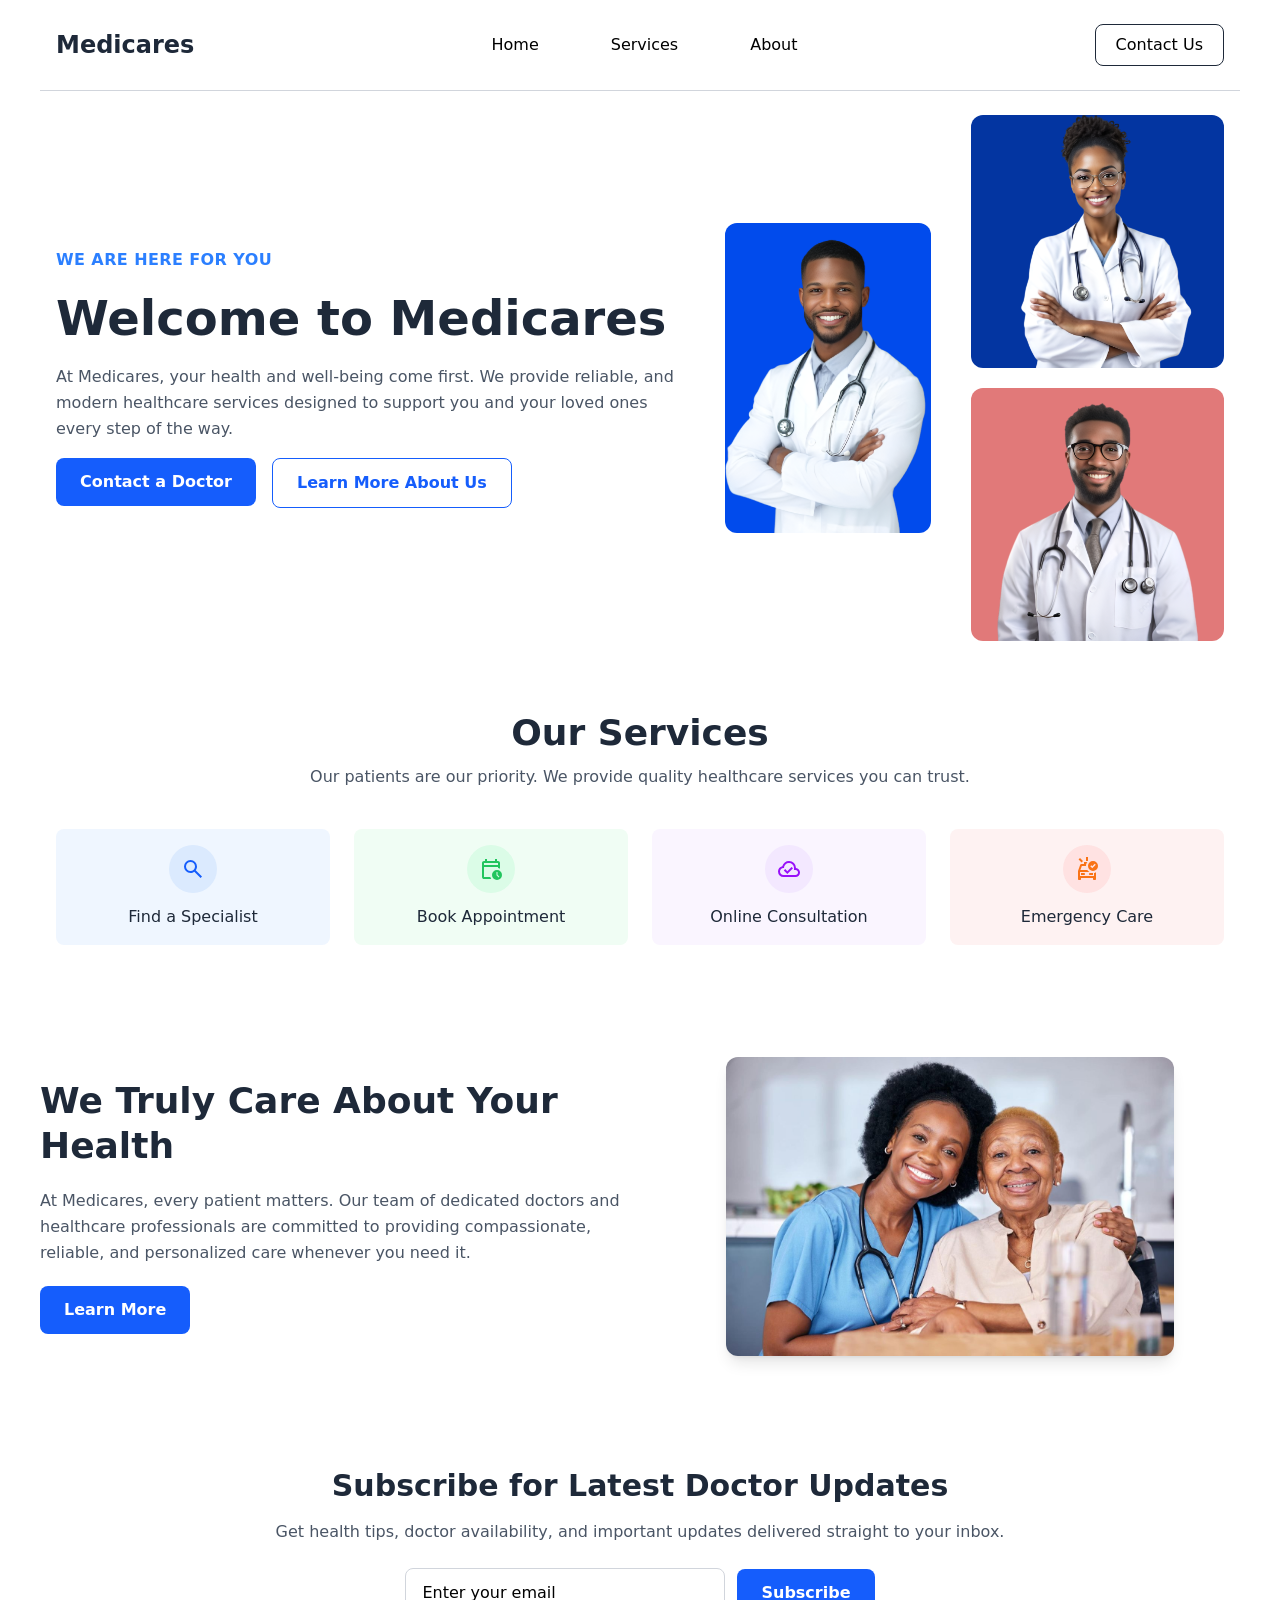
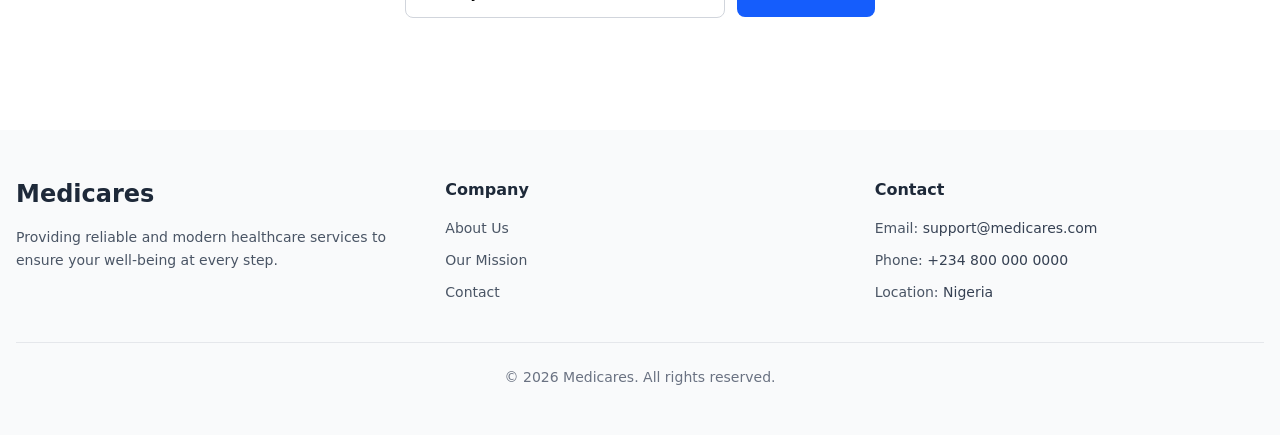
<file: src/index.html>
<!DOCTYPE html>
<html lang="en">
<head>
    <meta charset="UTF-8">
    <meta name="viewport" content="width=device-width, initial-scale=1.0">
    <title>Medicares</title>
    <link href="./output.css" rel="stylesheet">
</head>
<body>
    <header class="bg-white flex flex-col md:flex-row items-start md:items-center justify-between max-w-300 mx-auto px-4 py-4 md:py-6">
        <div class="flex justify-between items-center md:w-fit w-full">
            <a href="./index.html">
                <h1 class="text-2xl font-bold text-gray-800">Medicares</h1>
            </a>
            <label for="ham-menu" class="flex md:hidden cursor-pointer">
                <svg xmlns="http://www.w3.org/2000/svg" height="24px" viewBox="0 -960 960 960" width="24px" fill="#1e2939"><path d="M120-240v-80h720v80H120Zm0-200v-80h720v80H120Zm0-200v-80h720v80H120Z"/></svg>
            </label>
        </div>
        <div class="mt-4 flex md:hidden divider w-full h-px bg-gray-300 max-w-300 mx-auto px-4"></div>

        <input type="checkbox" id="ham-menu" class="peer" hidden>
        <nav class="hidden peer-checked:flex md:flex md:flex-row flex-col items-start md:items-center gap-5 md:gap-10 my-6 md:my-0 w-full md:w-fit">
            <a href="./index.html" class="px-4 py-1 hover:bg-blue-200 hover:text-blue-600 rounded-md font-medium transition-colors duration-700 w-full">Home</a>
            <a href="#services" class="px-4 py-1 hover:bg-blue-200 hover:text-blue-600 rounded-md font-medium transition-colors duration-700 w-full">Services</a>
            <a href="./about.html" class="px-4 py-1 hover:bg-blue-200 hover:text-blue-600 rounded-md font-medium transition-colors duration-700 w-full">About</a>
        </nav>

        <div class="hidden peer-checked:flex md:flex md:w-fit w-full">
            <a href="./contact.html">
                <button class="border border-gray-800 px-5 py-2 rounded-lg cursor-pointer hover:bg-blue-600 hover:border-blue-600 hover:text-white transition-colors duration-700 w-full">Contact Us</button>
            </a>
        </div>

    </header>
    <div class="hidden md:flex divider w-full h-px bg-gray-300 max-w-300 mx-auto px-4"></div>

    <section class="flex md:flex-row flex-col items-center justify-between gap-5 md:gap-10 max-w-300 mx-auto px-4 py-4 md:py-6">
        <div class="space-y-4">
            <h5 class="text-blue-500 font-bold uppercase tracking-wide text-center md:text-start">
                We are here for you
            </h5>

            <h1 class="text-4xl md:text-5xl font-bold text-gray-800 leading-tight text-center md:text-start">
                Welcome to Medicares
            </h1>

            <p class="text-gray-600 leading-relaxed text-center md:text-start">
                At Medicares, your health and well-being come first. We provide reliable, 
                and modern healthcare services designed to support you and your loved ones every step 
                of the way.
            </p>

            <div class="flex flex-col sm:flex-row gap-4 justify-center md:justify-start">
                <a href="./contact.html">
                    <button class="bg-blue-600 text-white px-6 py-3 rounded-lg font-semibold hover:bg-blue-700 transition duration-300 cursor-pointer">
                        Contact a Doctor
                    </button>
                </a>

                <a href="./about.html">
                    <button class="border border-blue-600 text-blue-600 px-6 py-3 rounded-lg font-semibold hover:bg-blue-50 transition duration-300 cursor-pointer">
                        Learn More About Us
                    </button>
                </a>
            </div>
        </div>
        
        <div class="flex items-center gap-5 md:gap-10 w-full md:w-[95%]">
            <div>
                <img src="./images/doc3.png" alt="Doctor" class="bg-[#014bec] rounded-xl">
            </div>
            <div class="flex flex-col items-center gap-5">
                <img src="./images/doc1.png" alt="Doctor" class="bg-[#0335a1] rounded-xl">
                <img src="./images/doc2.png" alt="Doctor" class="bg-[#e17979] rounded-xl">
            </div>
        </div>

    </section>


    <section id="services" class="max-w-300 mx-auto px-4 py-6 md:py-12">
        <div class="max-w-6xl mx-auto text-center mb-10">
            <h1 class="text-3xl md:text-4xl font-bold text-gray-800">
                Our Services
            </h1>
            <p class="text-gray-600 mt-3">
                Our patients are our priority. We provide quality healthcare services you can trust.
            </p>
        </div>
        <div class="grid grid-cols-2 sm:grid-cols-4 gap-6">
            <div class="flex flex-col items-center gap-3 bg-blue-50 p-4 rounded-lg cursor-pointer hover:bg-blue-100 transition">
                <div class="bg-blue-100 p-3 rounded-full">
                    <svg xmlns="http://www.w3.org/2000/svg" height="24px" viewBox="0 -960 960 960" width="24px" fill="#155dfc"><path d="M784-120 532-372q-30 24-69 38t-83 14q-109 0-184.5-75.5T120-580q0-109 75.5-184.5T380-840q109 0 184.5 75.5T640-580q0 44-14 83t-38 69l252 252-56 56ZM380-400q75 0 127.5-52.5T560-580q0-75-52.5-127.5T380-760q-75 0-127.5 52.5T200-580q0 75 52.5 127.5T380-400Z"/></svg>
                </div>
                <p class="font-medium text-gray-800 text-center">Find a Specialist</p>
            </div>

            <div class="flex flex-col items-center gap-3 bg-green-50 p-4 rounded-lg cursor-pointer hover:bg-green-100 transition">
                <div class="bg-green-100 p-3 rounded-full">
                    <svg xmlns="http://www.w3.org/2000/svg" height="24px" viewBox="0 -960 960 960" width="24px" fill="#22C55E"><path d="M200-640h560v-80H200v80Zm0 0v-80 80Zm0 560q-33 0-56.5-23.5T120-160v-560q0-33 23.5-56.5T200-800h40v-80h80v80h320v-80h80v80h40q33 0 56.5 23.5T840-720v227q-19-9-39-15t-41-9v-43H200v400h252q7 22 16.5 42T491-80H200Zm378.5-18.5Q520-157 520-240t58.5-141.5Q637-440 720-440t141.5 58.5Q920-323 920-240T861.5-98.5Q803-40 720-40T578.5-98.5ZM787-145l28-28-75-75v-112h-40v128l87 87Z"/></svg>
                </div>
                <p class="font-medium text-gray-800 text-center">Book Appointment</p>
            </div>

            <div class="flex flex-col items-center gap-3 bg-purple-50 p-4 rounded-lg cursor-pointer hover:bg-purple-100 transition">
                <div class="bg-purple-100 p-3 rounded-full">
                   <svg xmlns="http://www.w3.org/2000/svg" height="24px" viewBox="0 -960 960 960" width="24px" fill="#9810fa"><path d="m414-280 226-226-58-58-169 169-84-84-57 57 142 142ZM260-160q-91 0-155.5-63T40-377q0-78 47-139t123-78q25-92 100-149t170-57q117 0 198.5 81.5T760-520q69 8 114.5 59.5T920-340q0 75-52.5 127.5T740-160H260Zm0-80h480q42 0 71-29t29-71q0-42-29-71t-71-29h-60v-80q0-83-58.5-141.5T480-720q-83 0-141.5 58.5T280-520h-20q-58 0-99 41t-41 99q0 58 41 99t99 41Zm220-240Z"/></svg>
                </div>
                <p class="font-medium text-gray-800 text-center">Online Consultation</p>
            </div>

            <div class="flex flex-col items-center gap-3 bg-red-50 p-4 rounded-lg cursor-pointer hover:bg-red-100 transition">
                <div class="bg-red-100 p-3 rounded-full">
                    <svg xmlns="http://www.w3.org/2000/svg" height="24px" viewBox="0 -960 960 960" width="24px" fill="#F97316"><path d="M440-800v-160h80v160h-80Zm-177 57L143-863l57-57 120 120-57 57ZM160-40q-17 0-28.5-11.5T120-80v-320l84-240q6-18 21.5-29t34.5-11h100v-80h131q-24 34-37.5 74.5T440-600H274l-59 160h276q17 24 38 44.5t47 35.5H200v160h560v-123q21-3 41-9t39-15v267q0 17-11.5 28.5T800-40h-40q-17 0-28.5-11.5T720-80v-40H240v40q0 17-11.5 28.5T200-40h-40Zm80-200h120q17 0 28.5-11.5T400-280q0-17-11.5-28.5T360-320H240v80Zm480 0v-80H600q-17 0-28.5 11.5T560-280q0 17 11.5 28.5T600-240h120ZM200-360v160-160Zm491-150 139-138-42-42-97 95-39-39-42 43 81 81Zm170.5-231.5Q920-683 920-600t-58.5 141.5Q803-400 720-400t-141.5-58.5Q520-517 520-600t58.5-141.5Q637-800 720-800t141.5 58.5Z"/></svg>
                </div>
                <p class="font-medium text-gray-800 text-center">Emergency Care</p>
            </div>

        </div>
    </section>

    <section class="bg-white py-16 px-4">
        <div class="max-w-300 mx-auto grid md:grid-cols-2 gap-10 items-center">
            
            <div class="space-y-5">
                <h2 class="text-3xl md:text-4xl font-bold text-gray-800 leading-tight">
                    We Truly Care About Your Health
                </h2>

                <p class="text-gray-600 leading-relaxed">
                    At Medicares, every patient matters. Our team of dedicated doctors and healthcare professionals 
                    are committed to providing compassionate, reliable, and personalized care whenever you need it.
                </p>
                <a href="./about.html">
                    <button class="bg-blue-600 text-white px-6 py-3 rounded-lg font-semibold hover:bg-blue-700 transition cursor-pointer">
                        Learn More
                    </button>
                </a>
            </div>

            <div class="flex justify-center">
                <img 
                    src="./images/doc4.jpg" 
                    alt="Caring doctor with patient"
                    class="rounded-xl shadow-lg w-full max-w-md object-cover"
                />
            </div>
        </div>
    </section>

    <section class="bg-white py-6 md:py-12 px-4">
        <div class="max-w-3xl mx-auto text-center space-y-4">

            <h2 class="text-2xl md:text-3xl font-bold text-gray-800">
                Subscribe for Latest Doctor Updates
            </h2>

            <p class="text-gray-600">
                Get health tips, doctor availability, and important updates delivered straight to your inbox.
            </p>

            <!-- Form Card -->
            <div class="mt-6">

            <form id="subscribeForm" class="flex flex-col sm:flex-row gap-3 items-center justify-center">

                <input
                    id="emailInput"
                    type="email"
                    placeholder="Enter your email"
                    class="px-4 py-3 rounded-lg border border-gray-300 w-full sm:w-80 outline-none focus:ring-2 focus:ring-blue-500"
                />

                <button
                    id="subscribeBtn"
                    type="submit"
                    class="bg-blue-600 text-white px-6 py-3 rounded-lg font-semibold hover:bg-blue-700 transition w-fit cursor-pointer"
                >
                    Subscribe
                </button>
            </form>

            <p id="messageBox" class="text-sm mt-4 font-medium"></p>

            </div>
        </div>
    </section>

    <footer class="bg-gray-50 py-12 px-4 mt-12">
        <div class="max-w-7xl mx-auto grid gap-10 md:grid-cols-3">
            <div>
                <h2 class="text-2xl font-bold text-gray-800">Medicares</h2>
                <p class="text-gray-600 mt-4 text-sm leading-relaxed max-w-sm">
                    Providing reliable and modern healthcare services to ensure your well-being at every step.
                </p>
            </div>

            <div>
                <h3 class="font-semibold text-gray-800 mb-4">Company</h3>
                <ul class="space-y-3 text-sm text-gray-600">
                    <li><a href="./about.html" class="hover:text-blue-600 transition">About Us</a></li>
                    <li><a href="./about.html" class="hover:text-blue-600 transition">Our Mission</a></li>
                    <li><a href="./contact.html" class="hover:text-blue-600 transition">Contact</a></li>
                </ul>
            </div>

            <div>
                <h3 class="font-semibold text-gray-800 mb-4">Contact</h3>
                <ul class="space-y-3 text-sm text-gray-600">
                    <li>Email: <span class="text-gray-700">support@medicares.com</span></li>
                    <li>Phone: <span class="text-gray-700">+234 800 000 0000</span></li>
                    <li>Location: <span class="text-gray-700">Nigeria</span></li>
                </ul>
            </div>

        </div>

        <!-- Bottom -->
        <div class="border-t border-gray-200 mt-10 pt-6 text-center text-sm text-gray-500">
            © 2026 Medicares. All rights reserved.
        </div>

    </footer>

    <script src="./js/index.js"></script>
</body>
</html>
</file>
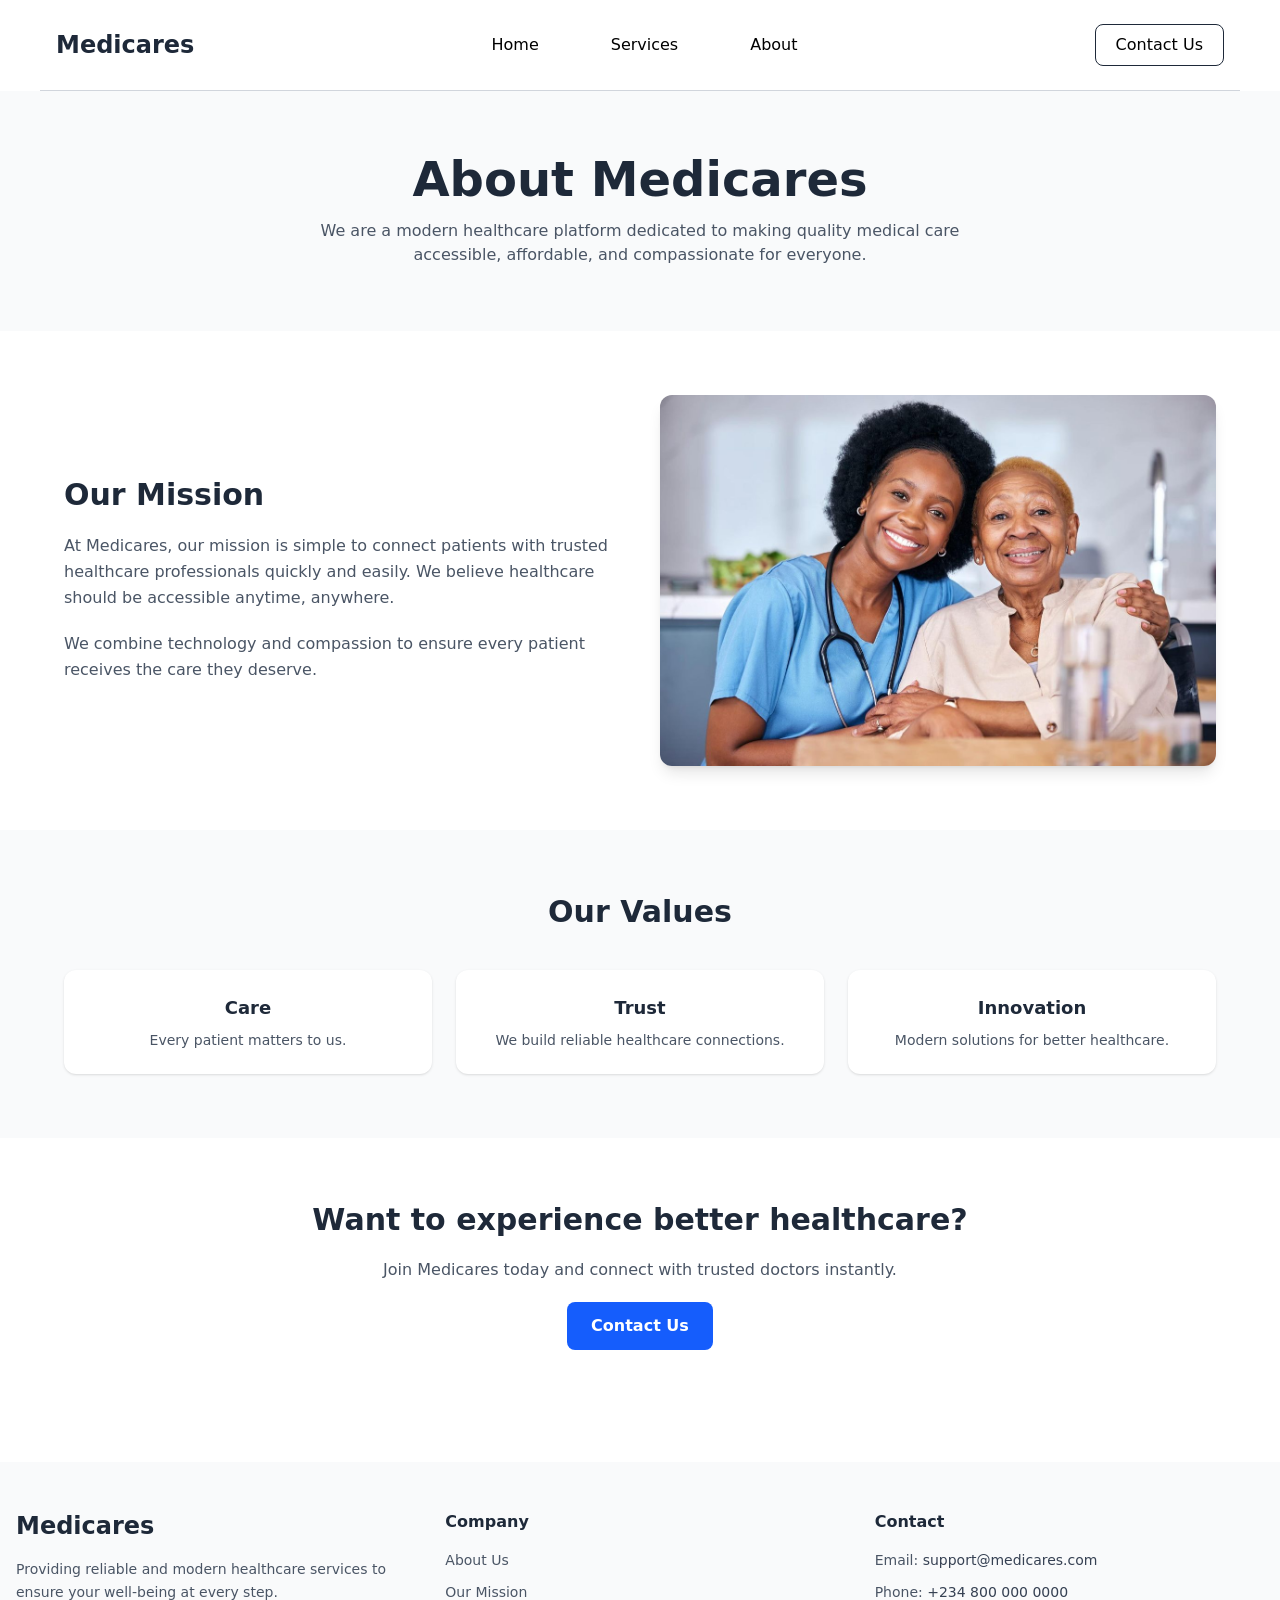
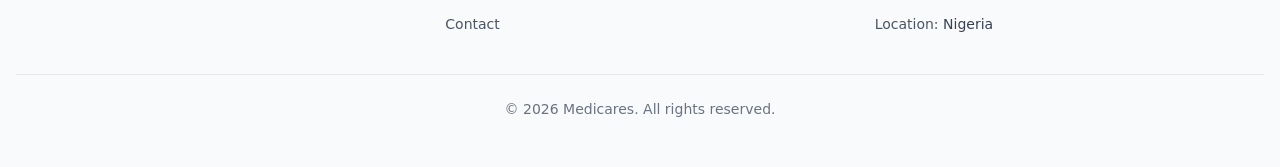
<file: src/about.html>
<!DOCTYPE html>
<html lang="en">
<head>
    <meta charset="UTF-8">
    <meta name="viewport" content="width=device-width, initial-scale=1.0">
    <title>About Us | Medicares</title>
    <link href="./output.css" rel="stylesheet">
</head>

<body class="bg-white">

    <header class="bg-white flex flex-col md:flex-row items-start md:items-center justify-between max-w-300 mx-auto px-4 py-4 md:py-6">
        <div class="flex justify-between items-center md:w-fit w-full">
            <a href="./index.html">
                <h1 class="text-2xl font-bold text-gray-800">Medicares</h1>
            </a>
                <label for="ham-menu" class="flex md:hidden cursor-pointer">
                <svg xmlns="http://www.w3.org/2000/svg" height="24px" viewBox="0 -960 960 960" width="24px" fill="#1e2939"><path d="M120-240v-80h720v80H120Zm0-200v-80h720v80H120Zm0-200v-80h720v80H120Z"/></svg>
            </label>
        </div>
        <div class="mt-4 flex md:hidden divider w-full h-px bg-gray-300 max-w-300 mx-auto px-4"></div>

        <input type="checkbox" id="ham-menu" class="peer" hidden>
        <nav class="hidden peer-checked:flex md:flex md:flex-row flex-col items-start md:items-center gap-5 md:gap-10 my-6 md:my-0 w-full md:w-fit">
            <a href="./index.html" class="px-4 py-1 hover:bg-blue-200 hover:text-blue-600 rounded-md font-medium transition-colors duration-700 w-full">Home</a>
            <a href="#services" class="px-4 py-1 hover:bg-blue-200 hover:text-blue-600 rounded-md font-medium transition-colors duration-700 w-full">Services</a>
            <a href="./about.html" class="px-4 py-1 hover:bg-blue-200 hover:text-blue-600 rounded-md font-medium transition-colors duration-700 w-full">About</a>
        </nav>

        <div class="hidden peer-checked:flex md:flex md:w-fit w-full">
             <a href="./contact.html">
                <button class="border border-gray-800 px-5 py-2 rounded-lg cursor-pointer hover:bg-blue-600 hover:border-blue-600 hover:text-white transition-colors duration-700 w-full">Contact Us</button>
            </a>
        </div>  

    </header>
    <div class="hidden md:flex divider w-full h-px bg-gray-300 max-w-300 mx-auto px-4"></div>

    <section class="bg-gray-50 py-16 px-4">
        <div class="max-w-6xl mx-auto text-center space-y-4">
            <h1 class="text-3xl md:text-5xl font-bold text-gray-800">
                About Medicares
            </h1>
            <p class="text-gray-600 max-w-2xl mx-auto">
                We are a modern healthcare platform dedicated to making quality medical care accessible, 
                affordable, and compassionate for everyone.
            </p>
        </div>
    </section>

    <section class="py-16 px-4">
        <div class="max-w-6xl mx-auto grid md:grid-cols-2 gap-10 items-center">

            <div class="space-y-5">
                <h2 class="text-3xl font-bold text-gray-800">
                    Our Mission
                </h2>
                <p class="text-gray-600 leading-relaxed">
                    At Medicares, our mission is simple to connect patients with trusted healthcare professionals 
                    quickly and easily. We believe healthcare should be accessible anytime, anywhere.
                </p>
                <p class="text-gray-600 leading-relaxed">
                    We combine technology and compassion to ensure every patient receives the care they deserve.
                </p>
            </div>

            <div>
                <img src="./images/doc4.jpg" alt="Doctors team"
                    class="rounded-xl shadow-lg w-full object-cover">
            </div>

        </div>
    </section>

    <section class="bg-gray-50 py-16 px-4">
        <div class="max-w-6xl mx-auto text-center mb-10">
            <h2 class="text-3xl font-bold text-gray-800">Our Values</h2>
        </div>

        <div class="grid sm:grid-cols-2 md:grid-cols-3 gap-6 max-w-6xl mx-auto">

            <div class="bg-white p-6 rounded-xl shadow-sm text-center">
                <h3 class="font-semibold text-lg text-gray-800">Care</h3>
                <p class="text-gray-600 text-sm mt-2">Every patient matters to us.</p>
            </div>

            <div class="bg-white p-6 rounded-xl shadow-sm text-center">
                <h3 class="font-semibold text-lg text-gray-800">Trust</h3>
                <p class="text-gray-600 text-sm mt-2">We build reliable healthcare connections.</p>
            </div>

            <div class="bg-white p-6 rounded-xl shadow-sm text-center">
                <h3 class="font-semibold text-lg text-gray-800">Innovation</h3>
                <p class="text-gray-600 text-sm mt-2">Modern solutions for better healthcare.</p>
            </div>

        </div>
    </section>

    <!-- CTA -->
    <section class="py-16 px-4">
        <div class="max-w-3xl mx-auto text-center space-y-5">
            <h2 class="text-3xl font-bold text-gray-800">
                Want to experience better healthcare?
            </h2>
            <p class="text-gray-600">
                Join Medicares today and connect with trusted doctors instantly.
            </p>

            <a href="./contact.html">
                <button class="bg-blue-600 text-white px-6 py-3 rounded-lg font-semibold hover:bg-blue-700 transition cursor-pointer">
                    Contact Us
                </button>
            </a>
        </div>
    </section>

    <footer class="bg-gray-50 py-12 px-4 mt-12">
        <div class="max-w-7xl mx-auto grid gap-10 md:grid-cols-3">
            <div>
                <h2 class="text-2xl font-bold text-gray-800">Medicares</h2>
                <p class="text-gray-600 mt-4 text-sm leading-relaxed max-w-sm">
                    Providing reliable and modern healthcare services to ensure your well-being at every step.
                </p>
            </div>

            <div>
                <h3 class="font-semibold text-gray-800 mb-4">Company</h3>
                <ul class="space-y-3 text-sm text-gray-600">
                    <li><a href="./about.html" class="hover:text-blue-600 transition">About Us</a></li>
                    <li><a href="./about.html" class="hover:text-blue-600 transition">Our Mission</a></li>
                    <li><a href="./contact.html" class="hover:text-blue-600 transition">Contact</a></li>
                </ul>
            </div>

            <div>
                <h3 class="font-semibold text-gray-800 mb-4">Contact</h3>
                <ul class="space-y-3 text-sm text-gray-600">
                    <li>Email: <span class="text-gray-700">support@medicares.com</span></li>
                    <li>Phone: <span class="text-gray-700">+234 800 000 0000</span></li>
                    <li>Location: <span class="text-gray-700">Nigeria</span></li>
                </ul>
            </div>

        </div>

        <!-- Bottom -->
        <div class="border-t border-gray-200 mt-10 pt-6 text-center text-sm text-gray-500">
            © 2026 Medicares. All rights reserved.
        </div>

    </footer>

</body>
</html>
</file>
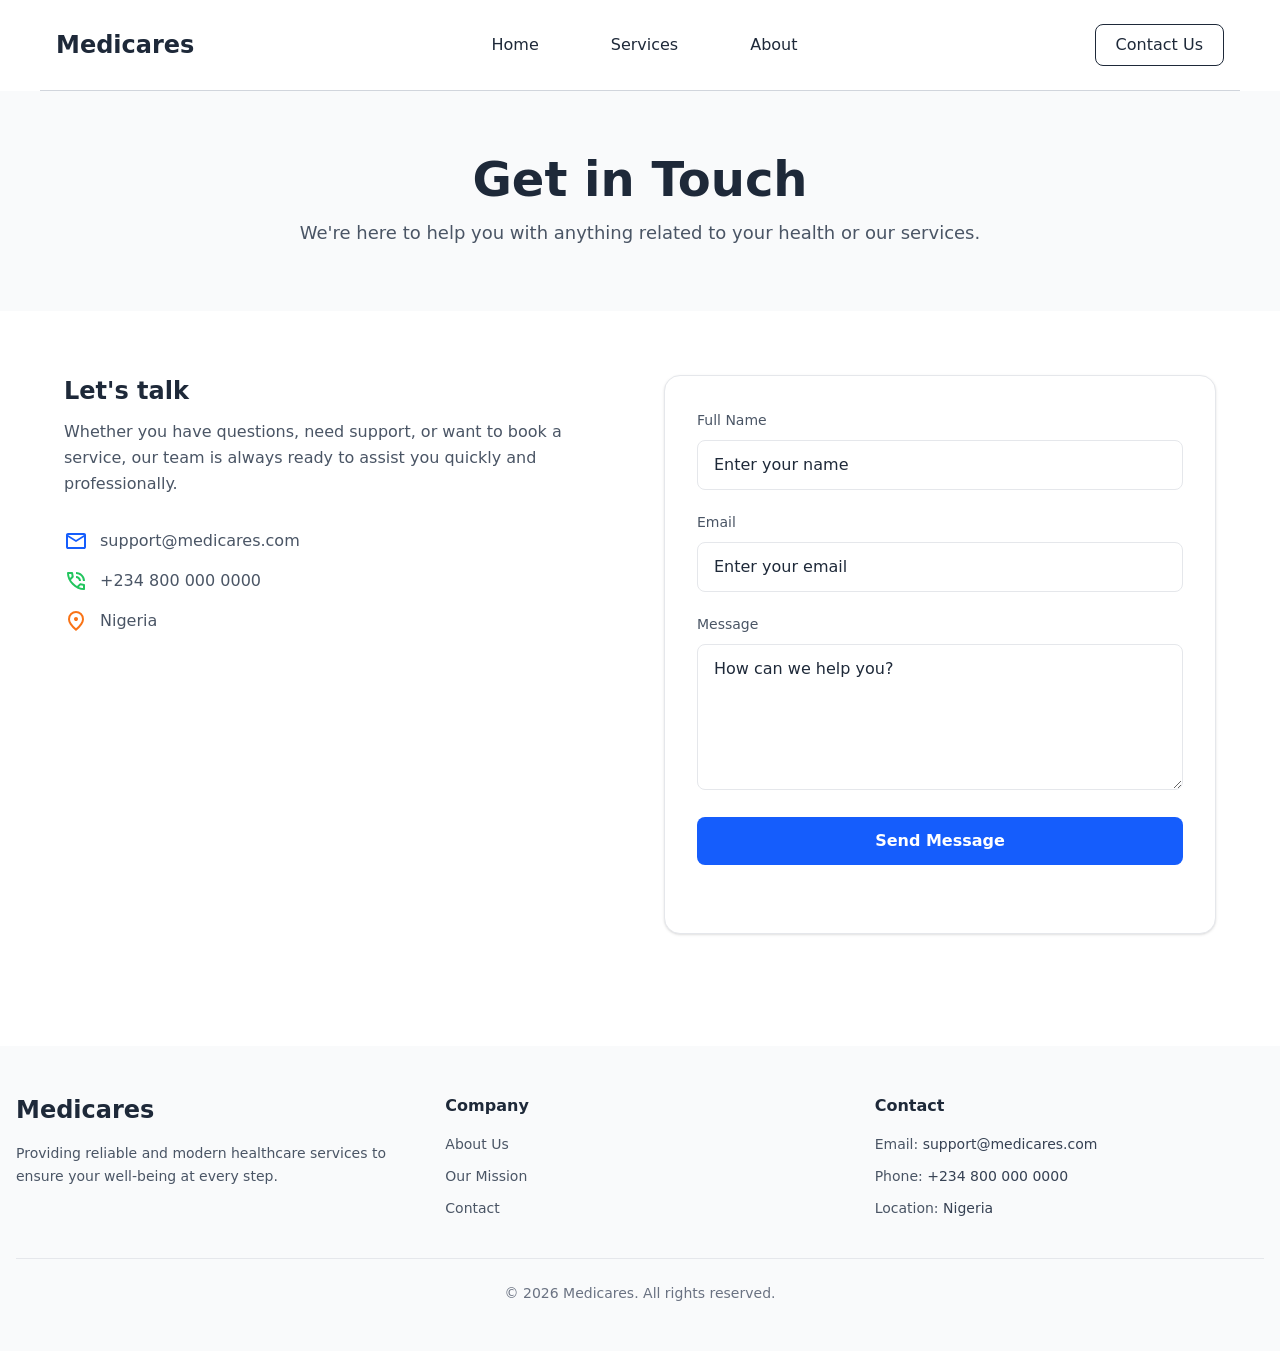
<file: src/contact.html>
<!DOCTYPE html>
<html lang="en">
<head>
    <meta charset="UTF-8">
    <meta name="viewport" content="width=device-width, initial-scale=1.0">
    <title>Contact | Medicares</title>
    <link href="./output.css" rel="stylesheet">
</head>

<body class="bg-white text-gray-800">

    <header class="bg-white flex flex-col md:flex-row items-start md:items-center justify-between max-w-300 mx-auto px-4 py-4 md:py-6">
        <div class="flex justify-between items-center md:w-fit w-full">
            <a href="./index.html">
                <h1 class="text-2xl font-bold text-gray-800">Medicares</h1>
            </a>
            <label for="ham-menu" class="flex md:hidden cursor-pointer">
                <svg xmlns="http://www.w3.org/2000/svg" height="24px" viewBox="0 -960 960 960" width="24px" fill="#1e2939"><path d="M120-240v-80h720v80H120Zm0-200v-80h720v80H120Zm0-200v-80h720v80H120Z"/></svg>
            </label>
        </div>
        <div class="mt-4 flex md:hidden divider w-full h-px bg-gray-300 max-w-300 mx-auto px-4"></div>

        <input type="checkbox" id="ham-menu" class="peer" hidden>
        <nav class="hidden peer-checked:flex md:flex md:flex-row flex-col items-start md:items-center gap-5 md:gap-10 my-6 md:my-0 w-full md:w-fit">
            <a href="./index.html" class="px-4 py-1 hover:bg-blue-200 hover:text-blue-600 rounded-md font-medium transition-colors duration-700 w-full">Home</a>
            <a href="#services" class="px-4 py-1 hover:bg-blue-200 hover:text-blue-600 rounded-md font-medium transition-colors duration-700 w-full">Services</a>
            <a href="./about.html" class="px-4 py-1 hover:bg-blue-200 hover:text-blue-600 rounded-md font-medium transition-colors duration-700 w-full">About</a>
        </nav>

        <div class="hidden peer-checked:flex md:flex md:w-fit w-full">
             <a href="./contact.html">
                <button class="border border-gray-800 px-5 py-2 rounded-lg cursor-pointer hover:bg-blue-600 hover:border-blue-600 hover:text-white transition-colors duration-700 w-full">Contact Us</button>
            </a>
        </div>  

    </header>
    <div class="hidden md:flex divider w-full h-px bg-gray-300 max-w-300 mx-auto px-4"></div>

    <section class="bg-gray-50 py-16 px-4">
        <div class="max-w-3xl mx-auto text-center space-y-4">
            <h1 class="text-4xl md:text-5xl font-bold">
                Get in Touch
            </h1>
            <p class="text-gray-600 text-lg">
                We&apos;re here to help you with anything related to your health or our services.
            </p>
        </div>
    </section>

    <!-- Contact Section -->
    <section class="py-16 px-4">
        <div class="max-w-6xl mx-auto grid md:grid-cols-2 gap-12 items-start">

            <!-- Info -->
            <div class="space-y-8">

                <div>
                    <h2 class="text-2xl font-bold mb-3">Let&apos;s talk</h2>
                    <p class="text-gray-600 leading-relaxed">
                        Whether you have questions, need support, or want to book a service,
                        our team is always ready to assist you quickly and professionally.
                    </p>
                </div>

                <div class="space-y-4 text-gray-600">
                    <div class="flex items-center gap-3">
                        <svg xmlns="http://www.w3.org/2000/svg" height="24px" viewBox="0 -960 960 960" width="24px" fill="#155dfc"><path d="M160-160q-33 0-56.5-23.5T80-240v-480q0-33 23.5-56.5T160-800h640q33 0 56.5 23.5T880-720v480q0 33-23.5 56.5T800-160H160Zm320-280L160-640v400h640v-400L480-440Zm0-80 320-200H160l320 200ZM160-640v-80 480-400Z"/></svg>
                        <p>support@medicares.com</p>
                    </div>

                    <div class="flex items-center gap-3">
                        <svg xmlns="http://www.w3.org/2000/svg" height="24px" viewBox="0 -960 960 960" width="24px" fill="#22C55E"><path d="M760-480q0-117-81.5-198.5T480-760v-80q75 0 140.5 28.5t114 77q48.5 48.5 77 114T840-480h-80Zm-160 0q0-50-35-85t-85-35v-80q83 0 141.5 58.5T680-480h-80Zm198 360q-125 0-247-54.5T329-329Q229-429 174.5-551T120-798q0-18 12-30t30-12h162q14 0 25 9.5t13 22.5l26 140q2 16-1 27t-11 19l-97 98q20 37 47.5 71.5T387-386q31 31 65 57.5t72 48.5l94-94q9-9 23.5-13.5T670-390l138 28q14 4 23 14.5t9 23.5v162q0 18-12 30t-30 12ZM241-600l66-66-17-94h-89q5 41 14 81t26 79Zm358 358q39 17 79.5 27t81.5 13v-88l-94-19-67 67ZM241-600Zm358 358Z"/></svg>
                        <p>+234 800 000 0000</p>
                    </div>

                    <div class="flex items-center gap-3">
                       <svg xmlns="http://www.w3.org/2000/svg" height="24px" viewBox="0 -960 960 960" width="24px" fill="#F97316"><path d="M536.5-503.5Q560-527 560-560t-23.5-56.5Q513-640 480-640t-56.5 23.5Q400-593 400-560t23.5 56.5Q447-480 480-480t56.5-23.5ZM480-186q122-112 181-203.5T720-552q0-109-69.5-178.5T480-800q-101 0-170.5 69.5T240-552q0 71 59 162.5T480-186Zm0 106Q319-217 239.5-334.5T160-552q0-150 96.5-239T480-880q127 0 223.5 89T800-552q0 100-79.5 217.5T480-80Zm0-480Z"/></svg>
                        <p>Nigeria</p>
                    </div>
                </div>

            </div>

            <!-- Form -->
            <form id="contactForm" class="bg-white border border-gray-200 rounded-2xl shadow-sm p-8 space-y-5">

                <div>
                    <label class="text-sm text-gray-600">Full Name</label>
                    <input id="fullNameInput" type="text" placeholder="Enter your name"
                        class="w-full mt-2 px-4 py-3 rounded-lg border border-gray-200 focus:ring-2 focus:ring-blue-500 outline-none">
                </div>

                <div>
                    <label class="text-sm text-gray-600">Email</label>
                    <input id="emailInput" type="email" placeholder="Enter your email"
                        class="w-full mt-2 px-4 py-3 rounded-lg border border-gray-200 focus:ring-2 focus:ring-blue-500 outline-none">
                </div>

                <div>
                    <label class="text-sm text-gray-600">Message</label>
                    <textarea id="messageInput" rows="5" placeholder="How can we help you?"
                        class="w-full mt-2 px-4 py-3 rounded-lg border border-gray-200 focus:ring-2 focus:ring-blue-500 outline-none"></textarea>
                </div>

                <button id="sendBtn" class="w-full bg-blue-600 text-white py-3 rounded-lg font-semibold hover:bg-blue-700 transition cursor-pointer">
                    Send Message
                </button>

                <p id="messageBox" class="text-sm text-center mt-4 font-medium"></p>
            </form>

        </div>
    </section>

    <!-- Footer -->
    <footer class="bg-gray-50 py-12 px-4 mt-12">
        <div class="max-w-7xl mx-auto grid gap-10 md:grid-cols-3">
            <div>
                <h2 class="text-2xl font-bold text-gray-800">Medicares</h2>
                <p class="text-gray-600 mt-4 text-sm leading-relaxed max-w-sm">
                    Providing reliable and modern healthcare services to ensure your well-being at every step.
                </p>
            </div>

            <div>
                <h3 class="font-semibold text-gray-800 mb-4">Company</h3>
                <ul class="space-y-3 text-sm text-gray-600">
                    <li><a href="./about.html" class="hover:text-blue-600 transition">About Us</a></li>
                    <li><a href="./about.html" class="hover:text-blue-600 transition">Our Mission</a></li>
                    <li><a href="./contact.html" class="hover:text-blue-600 transition">Contact</a></li>
                </ul>
            </div>

            <div>
                <h3 class="font-semibold text-gray-800 mb-4">Contact</h3>
                <ul class="space-y-3 text-sm text-gray-600">
                    <li>Email: <span class="text-gray-700">support@medicares.com</span></li>
                    <li>Phone: <span class="text-gray-700">+234 800 000 0000</span></li>
                    <li>Location: <span class="text-gray-700">Nigeria</span></li>
                </ul>
            </div>

        </div>

        <!-- Bottom -->
        <div class="border-t border-gray-200 mt-10 pt-6 text-center text-sm text-gray-500">
            © 2026 Medicares. All rights reserved.
        </div>

    </footer>

    <script src="./js/contact.js"></script>
</body>
</html>
</file>
<file: src/output.css>
/*! tailwindcss v4.2.4 | MIT License | https://tailwindcss.com */
@layer properties;
@layer theme, base, components, utilities;
@layer theme {
  :root, :host {
    --font-sans: ui-sans-serif, system-ui, sans-serif, "Apple Color Emoji",
      "Segoe UI Emoji", "Segoe UI Symbol", "Noto Color Emoji";
    --font-mono: ui-monospace, SFMono-Regular, Menlo, Monaco, Consolas, "Liberation Mono",
      "Courier New", monospace;
    --color-red-50: oklch(97.1% 0.013 17.38);
    --color-red-100: oklch(93.6% 0.032 17.717);
    --color-red-200: oklch(88.5% 0.062 18.334);
    --color-red-500: oklch(63.7% 0.237 25.331);
    --color-red-600: oklch(57.7% 0.245 27.325);
    --color-green-50: oklch(98.2% 0.018 155.826);
    --color-green-100: oklch(96.2% 0.044 156.743);
    --color-green-600: oklch(62.7% 0.194 149.214);
    --color-emerald-50: oklch(97.9% 0.021 166.113);
    --color-blue-50: oklch(97% 0.014 254.604);
    --color-blue-100: oklch(93.2% 0.032 255.585);
    --color-blue-200: oklch(88.2% 0.059 254.128);
    --color-blue-500: oklch(62.3% 0.214 259.815);
    --color-blue-600: oklch(54.6% 0.245 262.881);
    --color-blue-700: oklch(48.8% 0.243 264.376);
    --color-blue-900: oklch(37.9% 0.146 265.522);
    --color-purple-50: oklch(97.7% 0.014 308.299);
    --color-purple-100: oklch(94.6% 0.033 307.174);
    --color-purple-600: oklch(55.8% 0.288 302.321);
    --color-gray-50: oklch(98.5% 0.002 247.839);
    --color-gray-100: oklch(96.7% 0.003 264.542);
    --color-gray-200: oklch(92.8% 0.006 264.531);
    --color-gray-300: oklch(87.2% 0.01 258.338);
    --color-gray-400: oklch(70.7% 0.022 261.325);
    --color-gray-500: oklch(55.1% 0.027 264.364);
    --color-gray-600: oklch(44.6% 0.03 256.802);
    --color-gray-700: oklch(37.3% 0.034 259.733);
    --color-gray-800: oklch(27.8% 0.033 256.848);
    --color-black: #000;
    --color-white: #fff;
    --spacing: 0.25rem;
    --container-sm: 24rem;
    --container-md: 28rem;
    --container-xl: 36rem;
    --container-2xl: 42rem;
    --container-3xl: 48rem;
    --container-5xl: 64rem;
    --container-6xl: 72rem;
    --container-7xl: 80rem;
    --text-xs: 0.75rem;
    --text-xs--line-height: calc(1 / 0.75);
    --text-sm: 0.875rem;
    --text-sm--line-height: calc(1.25 / 0.875);
    --text-lg: 1.125rem;
    --text-lg--line-height: calc(1.75 / 1.125);
    --text-xl: 1.25rem;
    --text-xl--line-height: calc(1.75 / 1.25);
    --text-2xl: 1.5rem;
    --text-2xl--line-height: calc(2 / 1.5);
    --text-3xl: 1.875rem;
    --text-3xl--line-height: calc(2.25 / 1.875);
    --text-4xl: 2.25rem;
    --text-4xl--line-height: calc(2.5 / 2.25);
    --text-5xl: 3rem;
    --text-5xl--line-height: 1;
    --font-weight-medium: 500;
    --font-weight-semibold: 600;
    --font-weight-bold: 700;
    --tracking-wide: 0.025em;
    --leading-tight: 1.25;
    --leading-relaxed: 1.625;
    --radius-md: 0.375rem;
    --radius-lg: 0.5rem;
    --radius-xl: 0.75rem;
    --radius-2xl: 1rem;
    --default-transition-duration: 150ms;
    --default-transition-timing-function: cubic-bezier(0.4, 0, 0.2, 1);
    --default-font-family: var(--font-sans);
    --default-mono-font-family: var(--font-mono);
  }
}
@layer base {
  *, ::after, ::before, ::backdrop, ::file-selector-button {
    box-sizing: border-box;
    margin: 0;
    padding: 0;
    border: 0 solid;
  }
  html, :host {
    line-height: 1.5;
    -webkit-text-size-adjust: 100%;
    tab-size: 4;
    font-family: var(--default-font-family, ui-sans-serif, system-ui, sans-serif, "Apple Color Emoji", "Segoe UI Emoji", "Segoe UI Symbol", "Noto Color Emoji");
    font-feature-settings: var(--default-font-feature-settings, normal);
    font-variation-settings: var(--default-font-variation-settings, normal);
    -webkit-tap-highlight-color: transparent;
  }
  hr {
    height: 0;
    color: inherit;
    border-top-width: 1px;
  }
  abbr:where([title]) {
    -webkit-text-decoration: underline dotted;
    text-decoration: underline dotted;
  }
  h1, h2, h3, h4, h5, h6 {
    font-size: inherit;
    font-weight: inherit;
  }
  a {
    color: inherit;
    -webkit-text-decoration: inherit;
    text-decoration: inherit;
  }
  b, strong {
    font-weight: bolder;
  }
  code, kbd, samp, pre {
    font-family: var(--default-mono-font-family, ui-monospace, SFMono-Regular, Menlo, Monaco, Consolas, "Liberation Mono", "Courier New", monospace);
    font-feature-settings: var(--default-mono-font-feature-settings, normal);
    font-variation-settings: var(--default-mono-font-variation-settings, normal);
    font-size: 1em;
  }
  small {
    font-size: 80%;
  }
  sub, sup {
    font-size: 75%;
    line-height: 0;
    position: relative;
    vertical-align: baseline;
  }
  sub {
    bottom: -0.25em;
  }
  sup {
    top: -0.5em;
  }
  table {
    text-indent: 0;
    border-color: inherit;
    border-collapse: collapse;
  }
  :-moz-focusring {
    outline: auto;
  }
  progress {
    vertical-align: baseline;
  }
  summary {
    display: list-item;
  }
  ol, ul, menu {
    list-style: none;
  }
  img, svg, video, canvas, audio, iframe, embed, object {
    display: block;
    vertical-align: middle;
  }
  img, video {
    max-width: 100%;
    height: auto;
  }
  button, input, select, optgroup, textarea, ::file-selector-button {
    font: inherit;
    font-feature-settings: inherit;
    font-variation-settings: inherit;
    letter-spacing: inherit;
    color: inherit;
    border-radius: 0;
    background-color: transparent;
    opacity: 1;
  }
  :where(select:is([multiple], [size])) optgroup {
    font-weight: bolder;
  }
  :where(select:is([multiple], [size])) optgroup option {
    padding-inline-start: 20px;
  }
  ::file-selector-button {
    margin-inline-end: 4px;
  }
  ::placeholder {
    opacity: 1;
  }
  @supports (not (-webkit-appearance: -apple-pay-button))  or (contain-intrinsic-size: 1px) {
    ::placeholder {
      color: currentcolor;
      @supports (color: color-mix(in lab, red, red)) {
        color: color-mix(in oklab, currentcolor 50%, transparent);
      }
    }
  }
  textarea {
    resize: vertical;
  }
  ::-webkit-search-decoration {
    -webkit-appearance: none;
  }
  ::-webkit-date-and-time-value {
    min-height: 1lh;
    text-align: inherit;
  }
  ::-webkit-datetime-edit {
    display: inline-flex;
  }
  ::-webkit-datetime-edit-fields-wrapper {
    padding: 0;
  }
  ::-webkit-datetime-edit, ::-webkit-datetime-edit-year-field, ::-webkit-datetime-edit-month-field, ::-webkit-datetime-edit-day-field, ::-webkit-datetime-edit-hour-field, ::-webkit-datetime-edit-minute-field, ::-webkit-datetime-edit-second-field, ::-webkit-datetime-edit-millisecond-field, ::-webkit-datetime-edit-meridiem-field {
    padding-block: 0;
  }
  ::-webkit-calendar-picker-indicator {
    line-height: 1;
  }
  :-moz-ui-invalid {
    box-shadow: none;
  }
  button, input:where([type="button"], [type="reset"], [type="submit"]), ::file-selector-button {
    appearance: button;
  }
  ::-webkit-inner-spin-button, ::-webkit-outer-spin-button {
    height: auto;
  }
  [hidden]:where(:not([hidden="until-found"])) {
    display: none !important;
  }
}
@layer utilities {
  .mx-auto {
    margin-inline: auto;
  }
  .my-6 {
    margin-block: calc(var(--spacing) * 6);
  }
  .mt-1 {
    margin-top: calc(var(--spacing) * 1);
  }
  .mt-2 {
    margin-top: calc(var(--spacing) * 2);
  }
  .mt-3 {
    margin-top: calc(var(--spacing) * 3);
  }
  .mt-4 {
    margin-top: calc(var(--spacing) * 4);
  }
  .mt-6 {
    margin-top: calc(var(--spacing) * 6);
  }
  .mt-10 {
    margin-top: calc(var(--spacing) * 10);
  }
  .mt-12 {
    margin-top: calc(var(--spacing) * 12);
  }
  .mb-3 {
    margin-bottom: calc(var(--spacing) * 3);
  }
  .mb-4 {
    margin-bottom: calc(var(--spacing) * 4);
  }
  .mb-10 {
    margin-bottom: calc(var(--spacing) * 10);
  }
  .flex {
    display: flex;
  }
  .grid {
    display: grid;
  }
  .hidden {
    display: none;
  }
  .table {
    display: table;
  }
  .h-5 {
    height: calc(var(--spacing) * 5);
  }
  .h-10 {
    height: calc(var(--spacing) * 10);
  }
  .h-\[1px\] {
    height: 1px;
  }
  .h-px {
    height: 1px;
  }
  .w-5 {
    width: calc(var(--spacing) * 5);
  }
  .w-10 {
    width: calc(var(--spacing) * 10);
  }
  .w-\[80\%\] {
    width: 80%;
  }
  .w-\[90\%\] {
    width: 90%;
  }
  .w-\[95\%\] {
    width: 95%;
  }
  .w-full {
    width: 100%;
  }
  .max-w-2xl {
    max-width: var(--container-2xl);
  }
  .max-w-3xl {
    max-width: var(--container-3xl);
  }
  .max-w-5xl {
    max-width: var(--container-5xl);
  }
  .max-w-6xl {
    max-width: var(--container-6xl);
  }
  .max-w-7xl {
    max-width: var(--container-7xl);
  }
  .max-w-300 {
    max-width: calc(var(--spacing) * 300);
  }
  .max-w-md {
    max-width: var(--container-md);
  }
  .max-w-sm {
    max-width: var(--container-sm);
  }
  .max-w-xl {
    max-width: var(--container-xl);
  }
  .border-collapse {
    border-collapse: collapse;
  }
  .cursor-pointer {
    cursor: pointer;
  }
  .resize {
    resize: both;
  }
  .grid-cols-2 {
    grid-template-columns: repeat(2, minmax(0, 1fr));
  }
  .flex-col {
    flex-direction: column;
  }
  .items-center {
    align-items: center;
  }
  .items-start {
    align-items: flex-start;
  }
  .justify-between {
    justify-content: space-between;
  }
  .justify-center {
    justify-content: center;
  }
  .gap-3 {
    gap: calc(var(--spacing) * 3);
  }
  .gap-4 {
    gap: calc(var(--spacing) * 4);
  }
  .gap-5 {
    gap: calc(var(--spacing) * 5);
  }
  .gap-6 {
    gap: calc(var(--spacing) * 6);
  }
  .gap-8 {
    gap: calc(var(--spacing) * 8);
  }
  .gap-10 {
    gap: calc(var(--spacing) * 10);
  }
  .gap-12 {
    gap: calc(var(--spacing) * 12);
  }
  .space-y-2 {
    :where(& > :not(:last-child)) {
      --tw-space-y-reverse: 0;
      margin-block-start: calc(calc(var(--spacing) * 2) * var(--tw-space-y-reverse));
      margin-block-end: calc(calc(var(--spacing) * 2) * calc(1 - var(--tw-space-y-reverse)));
    }
  }
  .space-y-3 {
    :where(& > :not(:last-child)) {
      --tw-space-y-reverse: 0;
      margin-block-start: calc(calc(var(--spacing) * 3) * var(--tw-space-y-reverse));
      margin-block-end: calc(calc(var(--spacing) * 3) * calc(1 - var(--tw-space-y-reverse)));
    }
  }
  .space-y-4 {
    :where(& > :not(:last-child)) {
      --tw-space-y-reverse: 0;
      margin-block-start: calc(calc(var(--spacing) * 4) * var(--tw-space-y-reverse));
      margin-block-end: calc(calc(var(--spacing) * 4) * calc(1 - var(--tw-space-y-reverse)));
    }
  }
  .space-y-5 {
    :where(& > :not(:last-child)) {
      --tw-space-y-reverse: 0;
      margin-block-start: calc(calc(var(--spacing) * 5) * var(--tw-space-y-reverse));
      margin-block-end: calc(calc(var(--spacing) * 5) * calc(1 - var(--tw-space-y-reverse)));
    }
  }
  .space-y-6 {
    :where(& > :not(:last-child)) {
      --tw-space-y-reverse: 0;
      margin-block-start: calc(calc(var(--spacing) * 6) * var(--tw-space-y-reverse));
      margin-block-end: calc(calc(var(--spacing) * 6) * calc(1 - var(--tw-space-y-reverse)));
    }
  }
  .space-y-8 {
    :where(& > :not(:last-child)) {
      --tw-space-y-reverse: 0;
      margin-block-start: calc(calc(var(--spacing) * 8) * var(--tw-space-y-reverse));
      margin-block-end: calc(calc(var(--spacing) * 8) * calc(1 - var(--tw-space-y-reverse)));
    }
  }
  .rounded-2xl {
    border-radius: var(--radius-2xl);
  }
  .rounded-full {
    border-radius: calc(infinity * 1px);
  }
  .rounded-lg {
    border-radius: var(--radius-lg);
  }
  .rounded-md {
    border-radius: var(--radius-md);
  }
  .rounded-xl {
    border-radius: var(--radius-xl);
  }
  .border {
    border-style: var(--tw-border-style);
    border-width: 1px;
  }
  .border-t {
    border-top-style: var(--tw-border-style);
    border-top-width: 1px;
  }
  .border-blue-600 {
    border-color: var(--color-blue-600);
  }
  .border-gray-200 {
    border-color: var(--color-gray-200);
  }
  .border-gray-300 {
    border-color: var(--color-gray-300);
  }
  .border-gray-800 {
    border-color: var(--color-gray-800);
  }
  .bg-\[\#014bec\] {
    background-color: #014bec;
  }
  .bg-\[\#072f86\] {
    background-color: #072f86;
  }
  .bg-\[\#155dfc\] {
    background-color: #155dfc;
  }
  .bg-\[\#0335a1\] {
    background-color: #0335a1;
  }
  .bg-\[\#1447e6\] {
    background-color: #1447e6;
  }
  .bg-\[\#EFF6FF\] {
    background-color: #EFF6FF;
  }
  .bg-\[\#e17979\] {
    background-color: #e17979;
  }
  .bg-\[\#fc1515\] {
    background-color: #fc1515;
  }
  .bg-black {
    background-color: var(--color-black);
  }
  .bg-blue-50 {
    background-color: var(--color-blue-50);
  }
  .bg-blue-100 {
    background-color: var(--color-blue-100);
  }
  .bg-blue-600 {
    background-color: var(--color-blue-600);
  }
  .bg-emerald-50 {
    background-color: var(--color-emerald-50);
  }
  .bg-gray-50 {
    background-color: var(--color-gray-50);
  }
  .bg-gray-100 {
    background-color: var(--color-gray-100);
  }
  .bg-gray-300 {
    background-color: var(--color-gray-300);
  }
  .bg-green-50 {
    background-color: var(--color-green-50);
  }
  .bg-green-100 {
    background-color: var(--color-green-100);
  }
  .bg-purple-50 {
    background-color: var(--color-purple-50);
  }
  .bg-purple-100 {
    background-color: var(--color-purple-100);
  }
  .bg-red-50 {
    background-color: var(--color-red-50);
  }
  .bg-red-100 {
    background-color: var(--color-red-100);
  }
  .bg-red-500 {
    background-color: var(--color-red-500);
  }
  .bg-white {
    background-color: var(--color-white);
  }
  .fill-blue-600 {
    fill: var(--color-blue-600);
  }
  .fill-green-600 {
    fill: var(--color-green-600);
  }
  .fill-purple-600 {
    fill: var(--color-purple-600);
  }
  .fill-red-600 {
    fill: var(--color-red-600);
  }
  .object-cover {
    object-fit: cover;
  }
  .p-3 {
    padding: calc(var(--spacing) * 3);
  }
  .p-4 {
    padding: calc(var(--spacing) * 4);
  }
  .p-5 {
    padding: calc(var(--spacing) * 5);
  }
  .p-6 {
    padding: calc(var(--spacing) * 6);
  }
  .p-8 {
    padding: calc(var(--spacing) * 8);
  }
  .px-4 {
    padding-inline: calc(var(--spacing) * 4);
  }
  .px-5 {
    padding-inline: calc(var(--spacing) * 5);
  }
  .px-6 {
    padding-inline: calc(var(--spacing) * 6);
  }
  .py-0 {
    padding-block: calc(var(--spacing) * 0);
  }
  .py-1 {
    padding-block: calc(var(--spacing) * 1);
  }
  .py-2 {
    padding-block: calc(var(--spacing) * 2);
  }
  .py-3 {
    padding-block: calc(var(--spacing) * 3);
  }
  .py-4 {
    padding-block: calc(var(--spacing) * 4);
  }
  .py-6 {
    padding-block: calc(var(--spacing) * 6);
  }
  .py-10 {
    padding-block: calc(var(--spacing) * 10);
  }
  .py-12 {
    padding-block: calc(var(--spacing) * 12);
  }
  .py-14 {
    padding-block: calc(var(--spacing) * 14);
  }
  .py-16 {
    padding-block: calc(var(--spacing) * 16);
  }
  .pt-6 {
    padding-top: calc(var(--spacing) * 6);
  }
  .text-center {
    text-align: center;
  }
  .text-2xl {
    font-size: var(--text-2xl);
    line-height: var(--tw-leading, var(--text-2xl--line-height));
  }
  .text-3xl {
    font-size: var(--text-3xl);
    line-height: var(--tw-leading, var(--text-3xl--line-height));
  }
  .text-4xl {
    font-size: var(--text-4xl);
    line-height: var(--tw-leading, var(--text-4xl--line-height));
  }
  .text-lg {
    font-size: var(--text-lg);
    line-height: var(--tw-leading, var(--text-lg--line-height));
  }
  .text-sm {
    font-size: var(--text-sm);
    line-height: var(--tw-leading, var(--text-sm--line-height));
  }
  .text-xl {
    font-size: var(--text-xl);
    line-height: var(--tw-leading, var(--text-xl--line-height));
  }
  .text-xs {
    font-size: var(--text-xs);
    line-height: var(--tw-leading, var(--text-xs--line-height));
  }
  .leading-relaxed {
    --tw-leading: var(--leading-relaxed);
    line-height: var(--leading-relaxed);
  }
  .leading-tight {
    --tw-leading: var(--leading-tight);
    line-height: var(--leading-tight);
  }
  .font-bold {
    --tw-font-weight: var(--font-weight-bold);
    font-weight: var(--font-weight-bold);
  }
  .font-medium {
    --tw-font-weight: var(--font-weight-medium);
    font-weight: var(--font-weight-medium);
  }
  .font-semibold {
    --tw-font-weight: var(--font-weight-semibold);
    font-weight: var(--font-weight-semibold);
  }
  .tracking-wide {
    --tw-tracking: var(--tracking-wide);
    letter-spacing: var(--tracking-wide);
  }
  .text-blue-100 {
    color: var(--color-blue-100);
  }
  .text-blue-500 {
    color: var(--color-blue-500);
  }
  .text-blue-600 {
    color: var(--color-blue-600);
  }
  .text-blue-700 {
    color: var(--color-blue-700);
  }
  .text-blue-900 {
    color: var(--color-blue-900);
  }
  .text-gray-400 {
    color: var(--color-gray-400);
  }
  .text-gray-500 {
    color: var(--color-gray-500);
  }
  .text-gray-600 {
    color: var(--color-gray-600);
  }
  .text-gray-700 {
    color: var(--color-gray-700);
  }
  .text-gray-800 {
    color: var(--color-gray-800);
  }
  .text-green-600 {
    color: var(--color-green-600);
  }
  .text-red-600 {
    color: var(--color-red-600);
  }
  .text-white {
    color: var(--color-white);
  }
  .uppercase {
    text-transform: uppercase;
  }
  .underline {
    text-decoration-line: underline;
  }
  .shadow-lg {
    --tw-shadow: 0 10px 15px -3px var(--tw-shadow-color, rgb(0 0 0 / 0.1)), 0 4px 6px -4px var(--tw-shadow-color, rgb(0 0 0 / 0.1));
    box-shadow: var(--tw-inset-shadow), var(--tw-inset-ring-shadow), var(--tw-ring-offset-shadow), var(--tw-ring-shadow), var(--tw-shadow);
  }
  .shadow-md {
    --tw-shadow: 0 4px 6px -1px var(--tw-shadow-color, rgb(0 0 0 / 0.1)), 0 2px 4px -2px var(--tw-shadow-color, rgb(0 0 0 / 0.1));
    box-shadow: var(--tw-inset-shadow), var(--tw-inset-ring-shadow), var(--tw-ring-offset-shadow), var(--tw-ring-shadow), var(--tw-shadow);
  }
  .shadow-sm {
    --tw-shadow: 0 1px 3px 0 var(--tw-shadow-color, rgb(0 0 0 / 0.1)), 0 1px 2px -1px var(--tw-shadow-color, rgb(0 0 0 / 0.1));
    box-shadow: var(--tw-inset-shadow), var(--tw-inset-ring-shadow), var(--tw-ring-offset-shadow), var(--tw-ring-shadow), var(--tw-shadow);
  }
  .outline {
    outline-style: var(--tw-outline-style);
    outline-width: 1px;
  }
  .transition {
    transition-property: color, background-color, border-color, outline-color, text-decoration-color, fill, stroke, --tw-gradient-from, --tw-gradient-via, --tw-gradient-to, opacity, box-shadow, transform, translate, scale, rotate, filter, -webkit-backdrop-filter, backdrop-filter, display, content-visibility, overlay, pointer-events;
    transition-timing-function: var(--tw-ease, var(--default-transition-timing-function));
    transition-duration: var(--tw-duration, var(--default-transition-duration));
  }
  .transition-colors {
    transition-property: color, background-color, border-color, outline-color, text-decoration-color, fill, stroke, --tw-gradient-from, --tw-gradient-via, --tw-gradient-to;
    transition-timing-function: var(--tw-ease, var(--default-transition-timing-function));
    transition-duration: var(--tw-duration, var(--default-transition-duration));
  }
  .duration-300 {
    --tw-duration: 300ms;
    transition-duration: 300ms;
  }
  .duration-700 {
    --tw-duration: 700ms;
    transition-duration: 700ms;
  }
  .outline-none {
    --tw-outline-style: none;
    outline-style: none;
  }
  .peer-checked\:flex {
    &:is(:where(.peer):checked ~ *) {
      display: flex;
    }
  }
  .hover\:border-blue-600 {
    &:hover {
      @media (hover: hover) {
        border-color: var(--color-blue-600);
      }
    }
  }
  .hover\:bg-blue-50 {
    &:hover {
      @media (hover: hover) {
        background-color: var(--color-blue-50);
      }
    }
  }
  .hover\:bg-blue-100 {
    &:hover {
      @media (hover: hover) {
        background-color: var(--color-blue-100);
      }
    }
  }
  .hover\:bg-blue-200 {
    &:hover {
      @media (hover: hover) {
        background-color: var(--color-blue-200);
      }
    }
  }
  .hover\:bg-blue-600 {
    &:hover {
      @media (hover: hover) {
        background-color: var(--color-blue-600);
      }
    }
  }
  .hover\:bg-blue-700 {
    &:hover {
      @media (hover: hover) {
        background-color: var(--color-blue-700);
      }
    }
  }
  .hover\:bg-gray-100 {
    &:hover {
      @media (hover: hover) {
        background-color: var(--color-gray-100);
      }
    }
  }
  .hover\:bg-green-100 {
    &:hover {
      @media (hover: hover) {
        background-color: var(--color-green-100);
      }
    }
  }
  .hover\:bg-purple-100 {
    &:hover {
      @media (hover: hover) {
        background-color: var(--color-purple-100);
      }
    }
  }
  .hover\:bg-red-100 {
    &:hover {
      @media (hover: hover) {
        background-color: var(--color-red-100);
      }
    }
  }
  .hover\:text-blue-600 {
    &:hover {
      @media (hover: hover) {
        color: var(--color-blue-600);
      }
    }
  }
  .hover\:text-white {
    &:hover {
      @media (hover: hover) {
        color: var(--color-white);
      }
    }
  }
  .focus\:ring-2 {
    &:focus {
      --tw-ring-shadow: var(--tw-ring-inset,) 0 0 0 calc(2px + var(--tw-ring-offset-width)) var(--tw-ring-color, currentcolor);
      box-shadow: var(--tw-inset-shadow), var(--tw-inset-ring-shadow), var(--tw-ring-offset-shadow), var(--tw-ring-shadow), var(--tw-shadow);
    }
  }
  .focus\:ring-blue-500 {
    &:focus {
      --tw-ring-color: var(--color-blue-500);
    }
  }
  .sm\:w-80 {
    @media (width >= 40rem) {
      width: calc(var(--spacing) * 80);
    }
  }
  .sm\:grid-cols-2 {
    @media (width >= 40rem) {
      grid-template-columns: repeat(2, minmax(0, 1fr));
    }
  }
  .sm\:grid-cols-4 {
    @media (width >= 40rem) {
      grid-template-columns: repeat(4, minmax(0, 1fr));
    }
  }
  .sm\:flex-row {
    @media (width >= 40rem) {
      flex-direction: row;
    }
  }
  .md\:my-0 {
    @media (width >= 48rem) {
      margin-block: calc(var(--spacing) * 0);
    }
  }
  .md\:mt-0 {
    @media (width >= 48rem) {
      margin-top: calc(var(--spacing) * 0);
    }
  }
  .md\:flex {
    @media (width >= 48rem) {
      display: flex;
    }
  }
  .md\:hidden {
    @media (width >= 48rem) {
      display: none;
    }
  }
  .md\:w-1\/2 {
    @media (width >= 48rem) {
      width: calc(1 / 2 * 100%);
    }
  }
  .md\:w-\[50\%\] {
    @media (width >= 48rem) {
      width: 50%;
    }
  }
  .md\:w-\[50\] {
    @media (width >= 48rem) {
      width: 50;
    }
  }
  .md\:w-\[95\%\] {
    @media (width >= 48rem) {
      width: 95%;
    }
  }
  .md\:w-fit {
    @media (width >= 48rem) {
      width: fit-content;
    }
  }
  .md\:grid-cols-2 {
    @media (width >= 48rem) {
      grid-template-columns: repeat(2, minmax(0, 1fr));
    }
  }
  .md\:grid-cols-3 {
    @media (width >= 48rem) {
      grid-template-columns: repeat(3, minmax(0, 1fr));
    }
  }
  .md\:grid-cols-4 {
    @media (width >= 48rem) {
      grid-template-columns: repeat(4, minmax(0, 1fr));
    }
  }
  .md\:flex-row {
    @media (width >= 48rem) {
      flex-direction: row;
    }
  }
  .md\:items-center {
    @media (width >= 48rem) {
      align-items: center;
    }
  }
  .md\:justify-start {
    @media (width >= 48rem) {
      justify-content: flex-start;
    }
  }
  .md\:gap-8 {
    @media (width >= 48rem) {
      gap: calc(var(--spacing) * 8);
    }
  }
  .md\:gap-10 {
    @media (width >= 48rem) {
      gap: calc(var(--spacing) * 10);
    }
  }
  .md\:py-6 {
    @media (width >= 48rem) {
      padding-block: calc(var(--spacing) * 6);
    }
  }
  .md\:py-12 {
    @media (width >= 48rem) {
      padding-block: calc(var(--spacing) * 12);
    }
  }
  .md\:py-16 {
    @media (width >= 48rem) {
      padding-block: calc(var(--spacing) * 16);
    }
  }
  .md\:text-start {
    @media (width >= 48rem) {
      text-align: start;
    }
  }
  .md\:text-3xl {
    @media (width >= 48rem) {
      font-size: var(--text-3xl);
      line-height: var(--tw-leading, var(--text-3xl--line-height));
    }
  }
  .md\:text-4xl {
    @media (width >= 48rem) {
      font-size: var(--text-4xl);
      line-height: var(--tw-leading, var(--text-4xl--line-height));
    }
  }
  .md\:text-5xl {
    @media (width >= 48rem) {
      font-size: var(--text-5xl);
      line-height: var(--tw-leading, var(--text-5xl--line-height));
    }
  }
}
@property --tw-space-y-reverse {
  syntax: "*";
  inherits: false;
  initial-value: 0;
}
@property --tw-border-style {
  syntax: "*";
  inherits: false;
  initial-value: solid;
}
@property --tw-leading {
  syntax: "*";
  inherits: false;
}
@property --tw-font-weight {
  syntax: "*";
  inherits: false;
}
@property --tw-tracking {
  syntax: "*";
  inherits: false;
}
@property --tw-shadow {
  syntax: "*";
  inherits: false;
  initial-value: 0 0 #0000;
}
@property --tw-shadow-color {
  syntax: "*";
  inherits: false;
}
@property --tw-shadow-alpha {
  syntax: "<percentage>";
  inherits: false;
  initial-value: 100%;
}
@property --tw-inset-shadow {
  syntax: "*";
  inherits: false;
  initial-value: 0 0 #0000;
}
@property --tw-inset-shadow-color {
  syntax: "*";
  inherits: false;
}
@property --tw-inset-shadow-alpha {
  syntax: "<percentage>";
  inherits: false;
  initial-value: 100%;
}
@property --tw-ring-color {
  syntax: "*";
  inherits: false;
}
@property --tw-ring-shadow {
  syntax: "*";
  inherits: false;
  initial-value: 0 0 #0000;
}
@property --tw-inset-ring-color {
  syntax: "*";
  inherits: false;
}
@property --tw-inset-ring-shadow {
  syntax: "*";
  inherits: false;
  initial-value: 0 0 #0000;
}
@property --tw-ring-inset {
  syntax: "*";
  inherits: false;
}
@property --tw-ring-offset-width {
  syntax: "<length>";
  inherits: false;
  initial-value: 0px;
}
@property --tw-ring-offset-color {
  syntax: "*";
  inherits: false;
  initial-value: #fff;
}
@property --tw-ring-offset-shadow {
  syntax: "*";
  inherits: false;
  initial-value: 0 0 #0000;
}
@property --tw-outline-style {
  syntax: "*";
  inherits: false;
  initial-value: solid;
}
@property --tw-duration {
  syntax: "*";
  inherits: false;
}
@layer properties {
  @supports ((-webkit-hyphens: none) and (not (margin-trim: inline))) or ((-moz-orient: inline) and (not (color:rgb(from red r g b)))) {
    *, ::before, ::after, ::backdrop {
      --tw-space-y-reverse: 0;
      --tw-border-style: solid;
      --tw-leading: initial;
      --tw-font-weight: initial;
      --tw-tracking: initial;
      --tw-shadow: 0 0 #0000;
      --tw-shadow-color: initial;
      --tw-shadow-alpha: 100%;
      --tw-inset-shadow: 0 0 #0000;
      --tw-inset-shadow-color: initial;
      --tw-inset-shadow-alpha: 100%;
      --tw-ring-color: initial;
      --tw-ring-shadow: 0 0 #0000;
      --tw-inset-ring-color: initial;
      --tw-inset-ring-shadow: 0 0 #0000;
      --tw-ring-inset: initial;
      --tw-ring-offset-width: 0px;
      --tw-ring-offset-color: #fff;
      --tw-ring-offset-shadow: 0 0 #0000;
      --tw-outline-style: solid;
      --tw-duration: initial;
    }
  }
}
</file>
